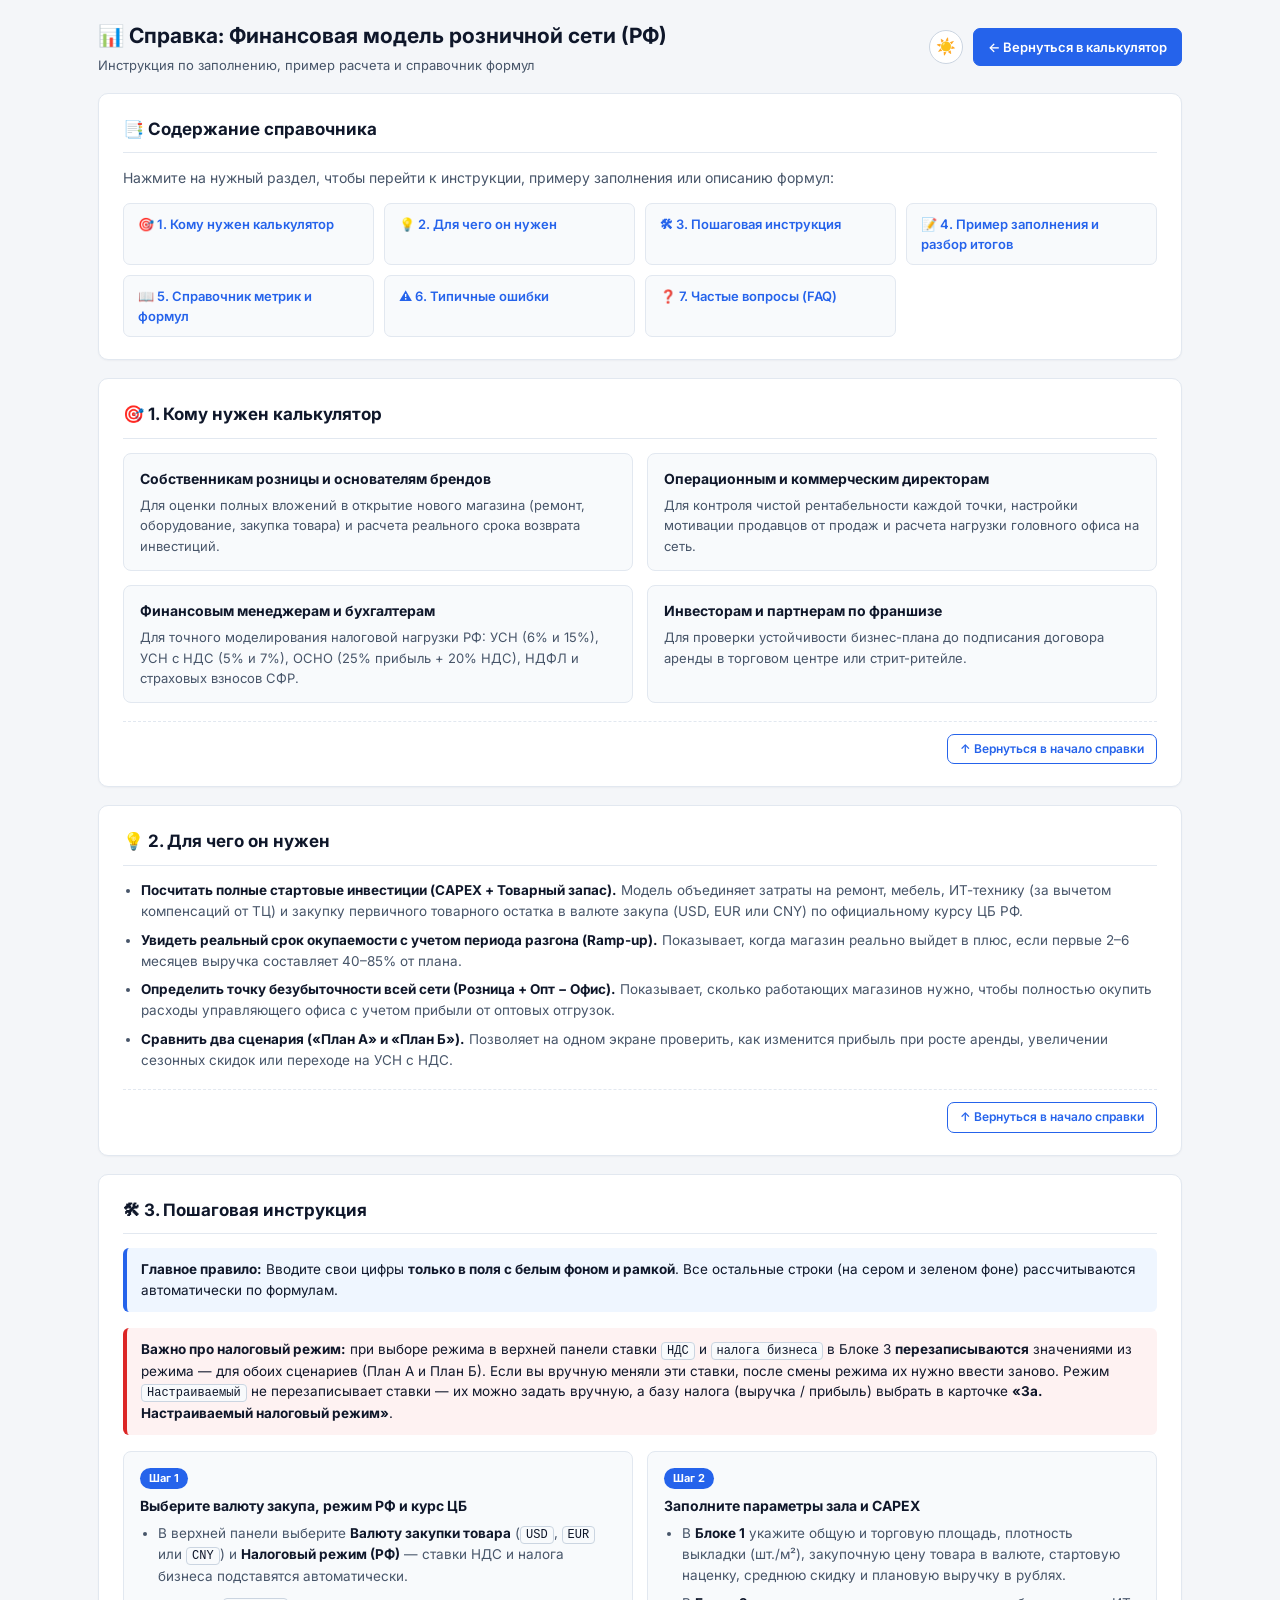
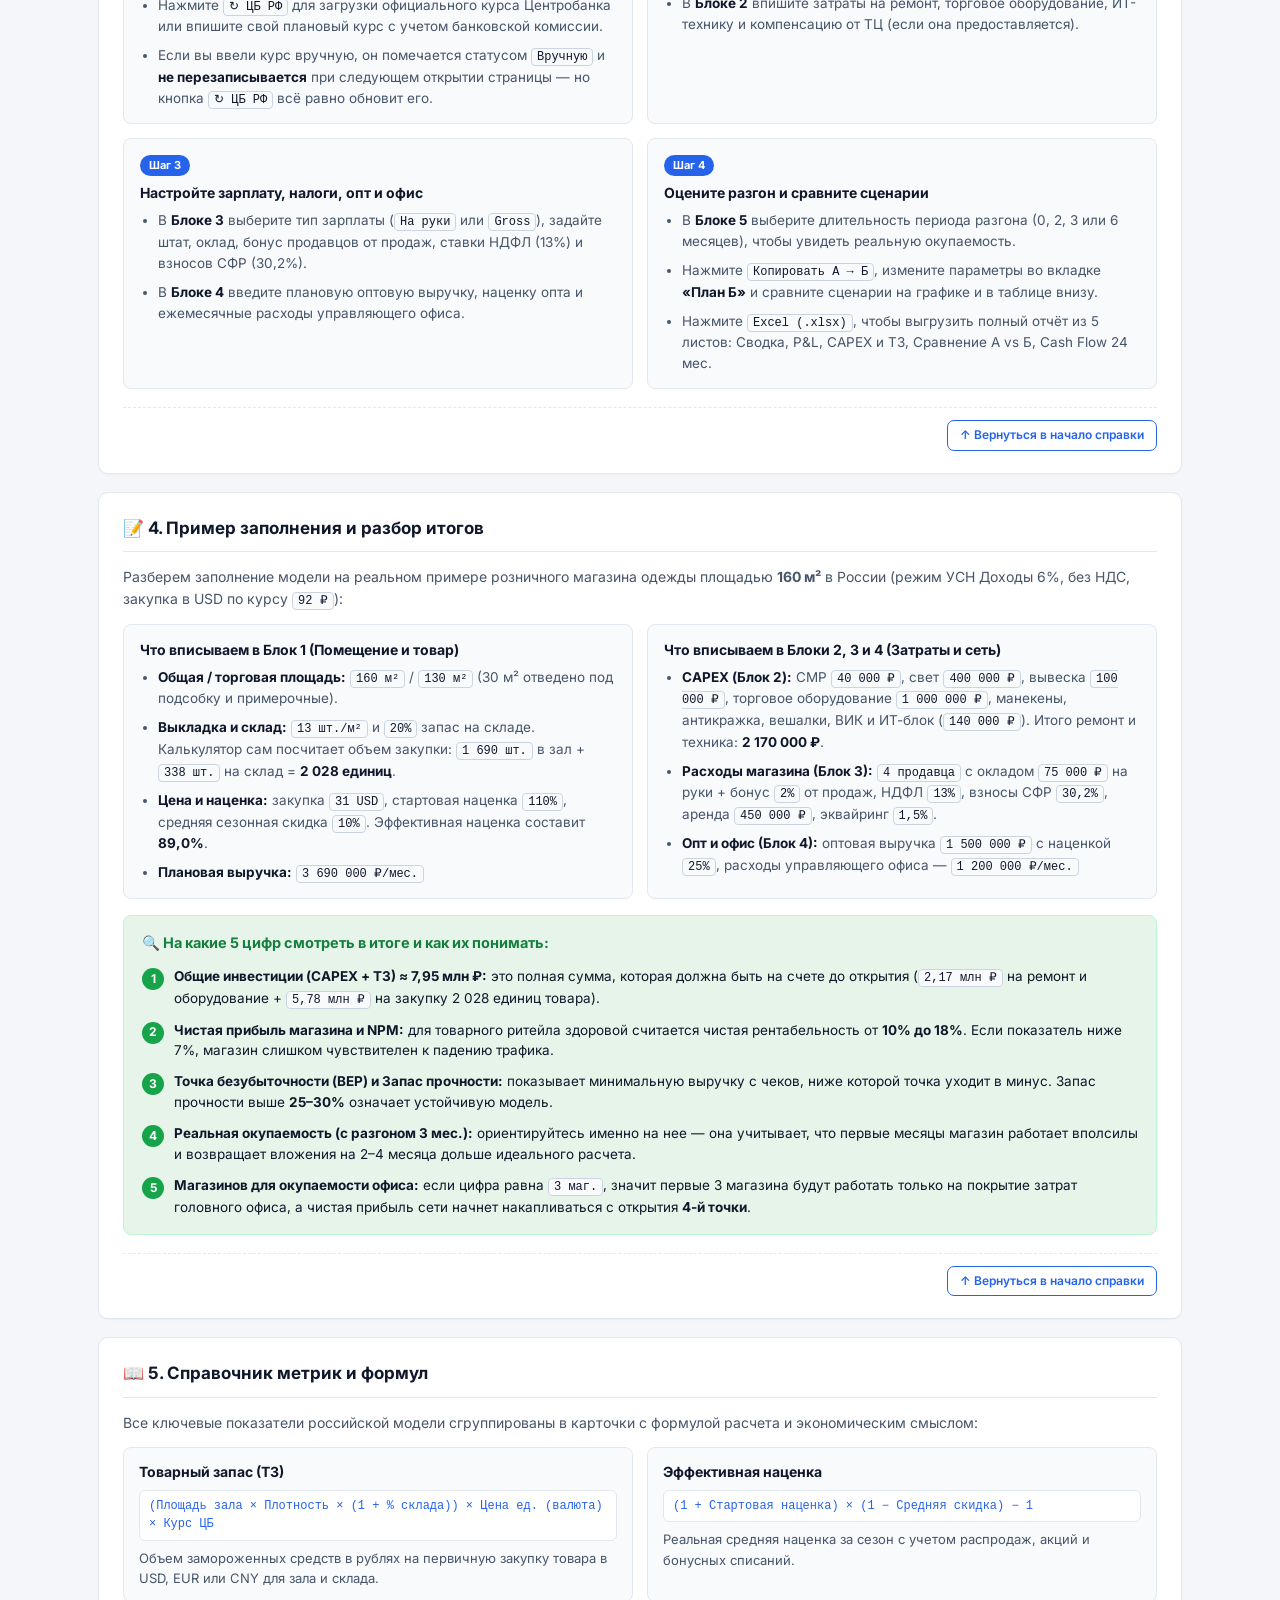
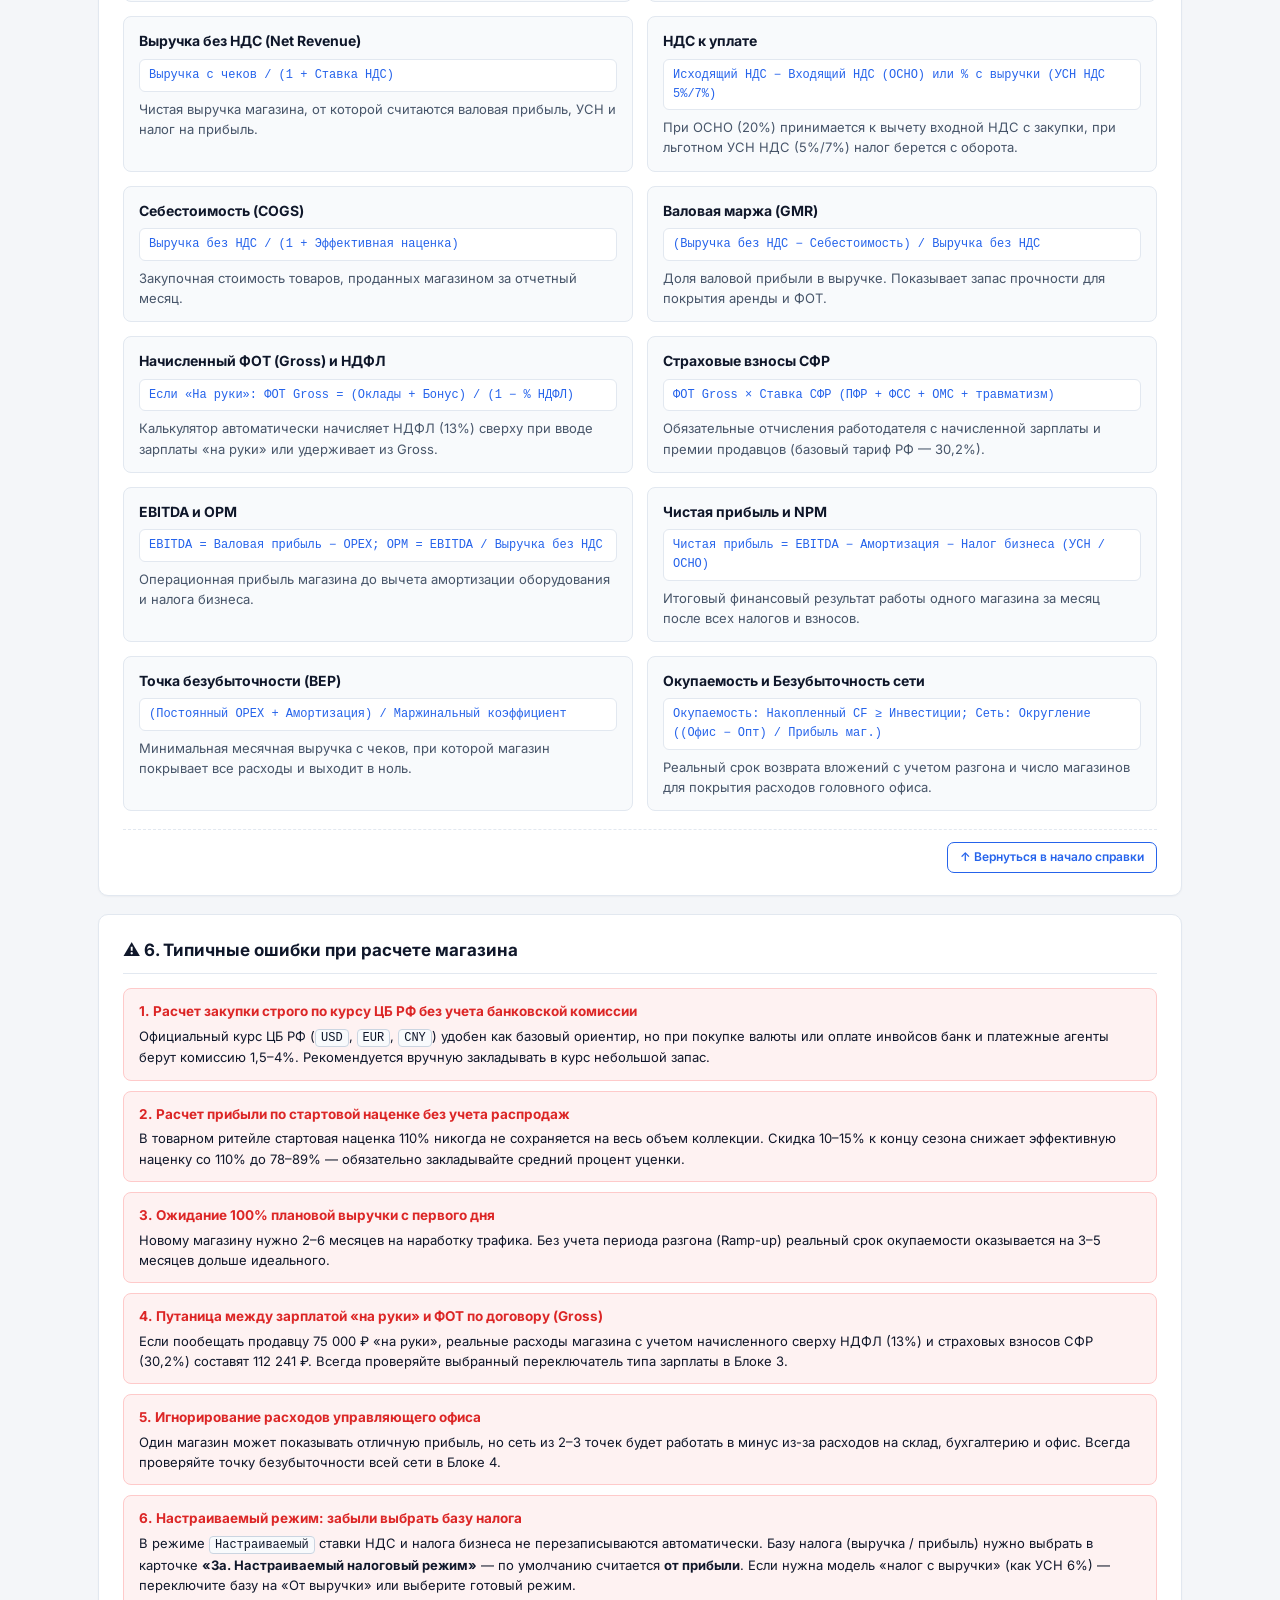
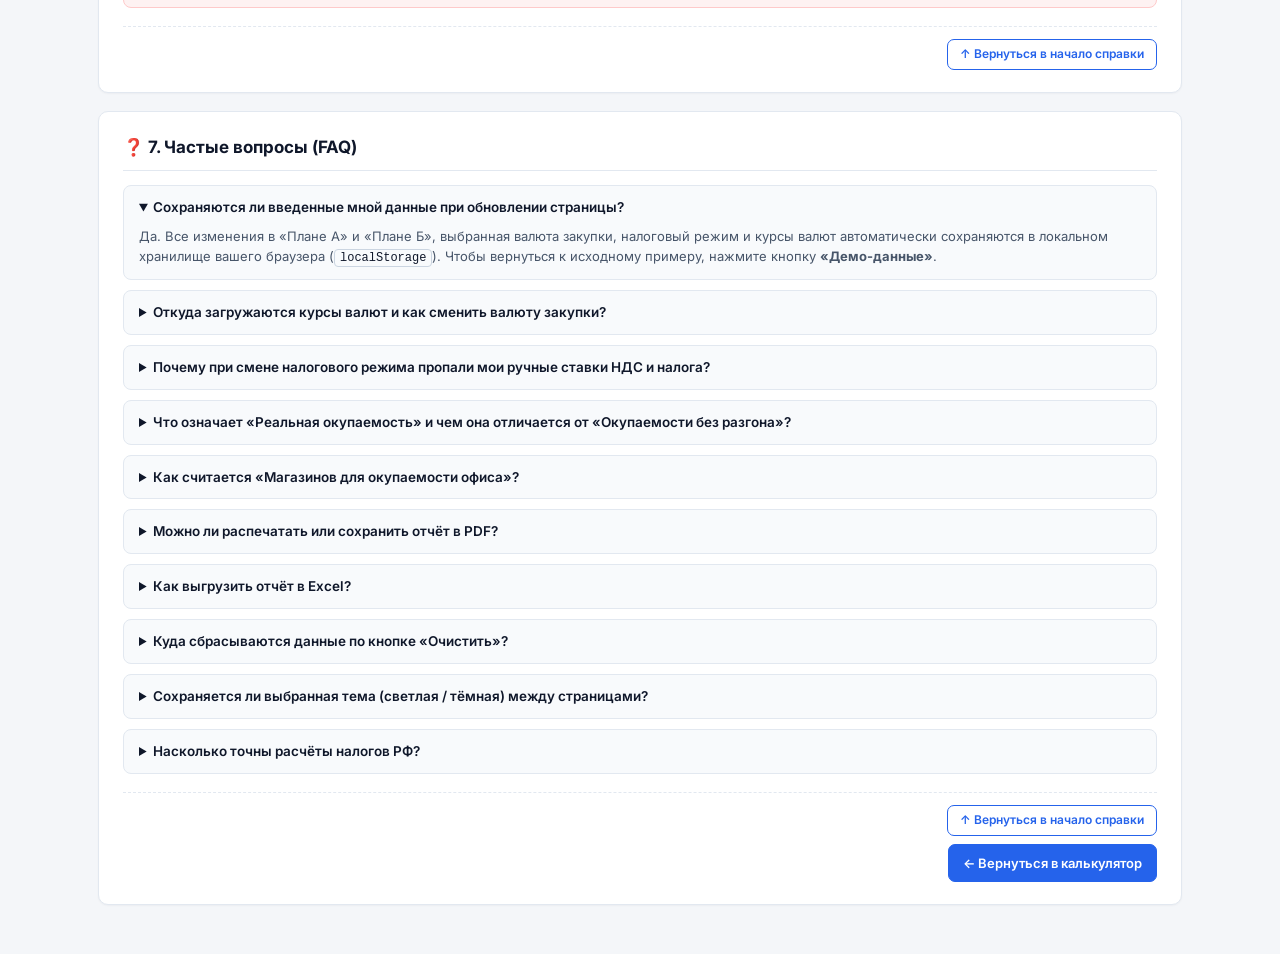
<file: help.html>
<!DOCTYPE html>
<html lang="ru">
<head>
  <meta charset="UTF-8" />
  <meta name="viewport" content="width=device-width, initial-scale=1.0" />
  <meta name="description" content="Справка по финансовой модели розничной сети РФ: инструкция, пример заполнения, справочник формул, типичные ошибки и FAQ." />
  <title>Справка — Финансовая модель розничной сети (РФ)</title>
  <link rel="preconnect" href="https://fonts.googleapis.com" />
  <link rel="preconnect" href="https://fonts.gstatic.com" crossorigin />
  <link href="https://fonts.googleapis.com/css2?family=Inter:wght@400;500;600;700&display=swap" rel="stylesheet" />
  <!-- Применяем сохранённую тему до отрисовки, чтобы не было «мигания» -->
  <script>
    (function () {
      try {
        var t = localStorage.getItem('retail_finmodel_theme');
        if (t === 'light' || t === 'dark') {
          document.documentElement.setAttribute('data-theme', t);
        }
      } catch (e) {}
    })();
  </script>
  <style>
    /* ---------- Светлая тема (по умолчанию) ---------- */
    :root,
    [data-theme="light"] {
      color-scheme: light;

      --bg-page: #f4f6f9;
      --bg-card: #ffffff;
      --bg-subtle: #f8fafc;
      --bg-elevated: #ffffff;
      --border: #e2e8f0;
      --border-input: #cbd5e1;

      --text-main: #0f172a;
      --text-sec: #475569;
      --text-muted: #64748b;

      --primary: #2563eb;
      --primary-hover: #1d4ed8;
      --primary-bg: #eff6ff;

      --green-bg: #e6f4ea;
      --green-border: #bbf7d0;
      --green-text: #15803d;
      --green-btn: #16a34a;
      --green-btn-hover: #15803d;

      --danger-bg: #fef2f2;
      --danger-border: #fecaca;
      --danger-text: #dc2626;

      --radius: 10px;
      --shadow-sm: 0 1px 2px rgba(15, 23, 42, 0.04);
      --shadow-md: 0 4px 12px rgba(15, 23, 42, 0.06);

      --scrollbar-track: #f1f5f9;
      --scrollbar-thumb: #cbd5e1;
      --scrollbar-thumb-hover: #94a3b8;
    }

    /* ---------- Тёмная тема ---------- */
    [data-theme="dark"] {
      color-scheme: dark;

      --bg-page: #0b1220;
      --bg-card: #121a2b;
      --bg-subtle: #0f1728;
      --bg-elevated: #16203a;
      --border: #243049;
      --border-input: #33415c;

      --text-main: #e8edf7;
      --text-sec: #a9b4c8;
      --text-muted: #7b879c;

      --primary: #5b8cff;
      --primary-hover: #79a1ff;
      --primary-bg: #1a2745;

      --green-bg: #0f2a1d;
      --green-border: #1d4d33;
      --green-text: #4ade80;
      --green-btn: #22c55e;
      --green-btn-hover: #16a34a;

      --danger-bg: #2a1216;
      --danger-border: #4a1d24;
      --danger-text: #f87171;

      --shadow-sm: 0 1px 2px rgba(0, 0, 0, 0.4);
      --shadow-md: 0 4px 16px rgba(0, 0, 0, 0.45);

      --scrollbar-track: #0b1220;
      --scrollbar-thumb: #2a3853;
      --scrollbar-thumb-hover: #3d4e6e;
    }

    /* ---------- Системная тема (если пользователь ещё не выбрал) ---------- */
    @media (prefers-color-scheme: dark) {
      :root:not([data-theme="light"]):not([data-theme="dark"]) {
        color-scheme: dark;

        --bg-page: #0b1220;
        --bg-card: #121a2b;
        --bg-subtle: #0f1728;
        --bg-elevated: #16203a;
        --border: #243049;
        --border-input: #33415c;

        --text-main: #e8edf7;
        --text-sec: #a9b4c8;
        --text-muted: #7b879c;

        --primary: #5b8cff;
        --primary-hover: #79a1ff;
        --primary-bg: #1a2745;

        --green-bg: #0f2a1d;
        --green-border: #1d4d33;
        --green-text: #4ade80;
        --green-btn: #22c55e;
        --green-btn-hover: #16a34a;

        --danger-bg: #2a1216;
        --danger-border: #4a1d24;
        --danger-text: #f87171;

        --shadow-sm: 0 1px 2px rgba(0, 0, 0, 0.4);
        --shadow-md: 0 4px 16px rgba(0, 0, 0, 0.45);

        --scrollbar-track: #0b1220;
        --scrollbar-thumb: #2a3853;
        --scrollbar-thumb-hover: #3d4e6e;
      }
    }

    /* ---------- База ---------- */
    * {
      box-sizing: border-box;
      margin: 0;
      padding: 0;
    }

    html {
      scroll-behavior: smooth;
    }

    @media (prefers-reduced-motion: reduce) {
      html {
        scroll-behavior: auto;
      }
      *,
      *::before,
      *::after {
        animation-duration: 0.001ms !important;
        animation-iteration-count: 1 !important;
        transition-duration: 0.001ms !important;
      }
      .back-to-top {
        transition: none !important;
      }
    }

    body {
      font-family: 'Inter', -apple-system, BlinkMacSystemFont, 'Segoe UI', Roboto, sans-serif;
      background: var(--bg-page);
      color: var(--text-main);
      font-size: 14px;
      line-height: 1.55;
      overflow-x: hidden;
      transition: background-color 0.2s ease, color 0.2s ease;
    }

    /* Скроллбар */
    * {
      scrollbar-color: var(--scrollbar-thumb) var(--scrollbar-track);
      scrollbar-width: thin;
    }
    *::-webkit-scrollbar {
      width: 10px;
      height: 10px;
    }
    *::-webkit-scrollbar-track {
      background: var(--scrollbar-track);
    }
    *::-webkit-scrollbar-thumb {
      background: var(--scrollbar-thumb);
      border-radius: 6px;
    }
    *::-webkit-scrollbar-thumb:hover {
      background: var(--scrollbar-thumb-hover);
    }

    .help-wrapper {
      max-width: 1120px;
      margin: 0 auto;
      padding: 20px 18px 48px;
    }

    /* ---------- Шапка ---------- */
    .help-header {
      display: flex;
      flex-wrap: wrap;
      align-items: center;
      justify-content: space-between;
      gap: 14px;
      margin-bottom: 18px;
    }

    .help-header-title h1 {
      font-size: 21px;
      font-weight: 700;
      color: var(--text-main);
    }

    .help-header-title p {
      font-size: 13px;
      color: var(--text-sec);
      margin-top: 2px;
    }

    .help-header-actions {
      margin-left: auto;
      display: flex;
      align-items: center;
      gap: 10px;
      flex-wrap: wrap;
    }

    /* Кнопка переключения темы */
    .theme-toggle {
      display: inline-flex;
      align-items: center;
      justify-content: center;
      width: 34px;
      height: 34px;
      border-radius: 50%;
      border: 1px solid var(--border-input);
      background: var(--bg-card);
      color: var(--text-main);
      font-size: 16px;
      line-height: 1;
      cursor: pointer;
      transition: background 0.15s ease, border-color 0.15s ease, transform 0.15s ease;
      flex-shrink: 0;
    }
    .theme-toggle:hover {
      background: var(--bg-subtle);
      border-color: var(--primary);
      transform: translateY(-1px);
    }
    .theme-toggle:focus-visible {
      outline: 2px solid var(--primary);
      outline-offset: 2px;
    }
    .theme-toggle .icon-moon { display: none; }
    [data-theme="dark"] .theme-toggle .icon-sun { display: none; }
    [data-theme="dark"] .theme-toggle .icon-moon { display: inline; }
    @media (prefers-color-scheme: dark) {
      :root:not([data-theme="light"]) .theme-toggle .icon-sun { display: none; }
      :root:not([data-theme="light"]) .theme-toggle .icon-moon { display: inline; }
    }

    /* ---------- Кнопки ---------- */
    .btn {
      display: inline-flex;
      align-items: center;
      justify-content: center;
      gap: 6px;
      padding: 8px 14px;
      font-size: 13px;
      font-weight: 600;
      border-radius: 7px;
      text-decoration: none;
      cursor: pointer;
      transition: all 0.15s ease;
      font-family: inherit;
    }
    .btn:focus-visible {
      outline: 2px solid var(--primary);
      outline-offset: 2px;
    }

    .btn-primary {
      background: var(--primary);
      color: #ffffff;
      border: 1px solid var(--primary);
    }
    .btn-primary:hover {
      background: var(--primary-hover);
    }

    .btn-outline-sm {
      background: var(--bg-card);
      color: var(--primary);
      border: 1px solid var(--primary);
      padding: 5px 12px;
      font-size: 12px;
    }
    .btn-outline-sm:hover {
      background: var(--primary-bg);
    }

    /* ---------- Карточки разделов ---------- */
    .section-card {
      background: var(--bg-card);
      border: 1px solid var(--border);
      border-radius: var(--radius);
      padding: 22px 24px;
      margin-bottom: 18px;
      box-shadow: var(--shadow-sm);
      scroll-margin-top: 16px;
      transition: background-color 0.2s ease, border-color 0.2s ease;
    }

    .section-card h2 {
      font-size: 17px;
      font-weight: 700;
      color: var(--text-main);
      padding-bottom: 10px;
      margin-bottom: 14px;
      border-bottom: 1px solid var(--border);
    }

    .lead-text {
      color: var(--text-sec);
      margin-bottom: 14px;
    }

    .section-right-footer {
      display: flex;
      justify-content: flex-end;
      width: 100%;
      margin-top: 18px;
      padding-top: 12px;
      border-top: 1px dashed var(--border);
    }

    .page-right-footer {
      display: flex;
      justify-content: flex-end;
      width: 100%;
      margin-top: 8px;
    }

    /* ---------- Содержание ---------- */
    .toc-grid {
      display: grid;
      grid-template-columns: repeat(auto-fit, minmax(230px, 1fr));
      gap: 10px;
    }

    .toc-item {
      display: block;
      padding: 10px 14px;
      background: var(--bg-subtle);
      border: 1px solid var(--border);
      border-radius: 7px;
      color: var(--primary);
      font-weight: 600;
      font-size: 13px;
      text-decoration: none;
      transition: 0.15s;
    }

    .toc-item:hover {
      background: var(--primary-bg);
      border-color: var(--primary);
    }

    /* ---------- Сетка и блоки ---------- */
    .grid-2 {
      display: grid;
      grid-template-columns: repeat(2, minmax(0, 1fr));
      gap: 14px;
    }

    .sub-box {
      background: var(--bg-subtle);
      border: 1px solid var(--border);
      border-radius: 8px;
      padding: 14px 16px;
    }

    .sub-box h3 {
      font-size: 14px;
      font-weight: 700;
      margin-bottom: 6px;
      color: var(--text-main);
    }

    .sub-box p {
      font-size: 13px;
      color: var(--text-sec);
    }

    .clean-list {
      padding-left: 18px;
      display: flex;
      flex-direction: column;
      gap: 8px;
      color: var(--text-sec);
      font-size: 13.5px;
    }

    .clean-list strong {
      color: var(--text-main);
    }

    code {
      font-family: ui-monospace, SFMono-Regular, Menlo, Monaco, Consolas, monospace;
      font-size: 12px;
      background: var(--bg-subtle);
      border: 1px solid var(--border-input);
      padding: 1px 5px;
      border-radius: 4px;
      color: var(--text-main);
    }

    .callout-info {
      background: var(--primary-bg);
      border-left: 4px solid var(--primary);
      padding: 11px 14px;
      border-radius: 6px;
      margin-bottom: 16px;
      font-size: 13.5px;
      color: var(--text-main);
    }

    .callout-warn {
      background: var(--danger-bg);
      border-left: 4px solid var(--danger-text);
      padding: 11px 14px;
      border-radius: 6px;
      margin-bottom: 16px;
      font-size: 13.5px;
      color: var(--text-main);
    }

    .step-badge {
      display: inline-block;
      background: var(--primary);
      color: #ffffff;
      font-size: 11px;
      font-weight: 700;
      padding: 2px 9px;
      border-radius: 12px;
      margin-bottom: 6px;
    }

    /* ---------- Итоговый блок ---------- */
    .result-summary {
      margin-top: 16px;
      background: var(--green-bg);
      border: 1px solid var(--green-border);
      border-radius: 8px;
      padding: 16px 18px;
    }

    .result-summary h3 {
      font-size: 14.5px;
      font-weight: 700;
      color: var(--green-text);
      margin-bottom: 12px;
    }

    .result-row {
      display: flex;
      align-items: flex-start;
      gap: 10px;
      margin-bottom: 10px;
      font-size: 13.5px;
    }
    .result-row:last-child {
      margin-bottom: 0;
    }

    .num-circle {
      flex-shrink: 0;
      width: 22px;
      height: 22px;
      border-radius: 50%;
      background: var(--green-btn);
      color: #ffffff;
      font-size: 12px;
      font-weight: 700;
      display: flex;
      align-items: center;
      justify-content: center;
      margin-top: 2px;
    }

    /* ---------- Карточки метрик ---------- */
    .metric-card {
      background: var(--bg-subtle);
      border: 1px solid var(--border);
      border-radius: 8px;
      padding: 13px 15px;
      display: flex;
      flex-direction: column;
      gap: 7px;
    }

    .metric-name {
      font-size: 14px;
      font-weight: 700;
      color: var(--text-main);
    }

    .metric-formula {
      font-family: ui-monospace, SFMono-Regular, Menlo, Monaco, Consolas, monospace;
      font-size: 12px;
      background: var(--bg-card);
      border: 1px solid var(--border);
      color: var(--primary);
      padding: 6px 9px;
      border-radius: 6px;
      overflow-wrap: anywhere;
      word-break: break-word;
    }

    .metric-meaning {
      font-size: 13px;
      color: var(--text-sec);
    }

    /* ---------- Ошибки ---------- */
    .mistake-card {
      background: var(--danger-bg);
      border: 1px solid var(--danger-border);
      border-radius: 8px;
      padding: 12px 15px;
      margin-bottom: 10px;
    }
    .mistake-card:last-child {
      margin-bottom: 0;
    }
    .mistake-card h4 {
      font-size: 13.5px;
      font-weight: 700;
      color: var(--danger-text);
      margin-bottom: 4px;
    }
    .mistake-card p {
      font-size: 13px;
      color: var(--text-main);
    }

    /* ---------- FAQ ---------- */
    .faq-box {
      background: var(--bg-subtle);
      border: 1px solid var(--border);
      border-radius: 8px;
      padding: 11px 15px;
      margin-bottom: 10px;
    }
    .faq-box:last-child {
      margin-bottom: 0;
    }
    .faq-box summary {
      font-weight: 600;
      font-size: 13.5px;
      cursor: pointer;
      color: var(--text-main);
    }
    .faq-box summary:focus-visible {
      outline: 2px solid var(--primary);
      outline-offset: 2px;
      border-radius: 4px;
    }
    .faq-box p {
      margin-top: 8px;
      font-size: 13px;
      color: var(--text-sec);
    }

    /* ---------- Плавающая кнопка «наверх» ---------- */
    .back-to-top {
      position: fixed;
      right: 18px;
      bottom: 18px;
      width: 42px;
      height: 42px;
      border-radius: 50%;
      background: var(--primary);
      color: #ffffff;
      border: none;
      font-size: 20px;
      line-height: 1;
      cursor: pointer;
      box-shadow: var(--shadow-md);
      display: none;
      align-items: center;
      justify-content: center;
      z-index: 100;
      transition: background 0.15s ease, transform 0.15s ease;
    }
    .back-to-top:hover {
      background: var(--primary-hover);
      transform: translateY(-1px);
    }
    .back-to-top:focus-visible {
      outline: 2px solid var(--primary);
      outline-offset: 3px;
    }
    .back-to-top.visible {
      display: flex;
    }

    /* ---------- Адаптивность ---------- */
    @media (max-width: 760px) {
      .grid-2 {
        grid-template-columns: 1fr;
      }
      .section-card {
        padding: 16px;
      }
      .help-header-actions {
        width: 100%;
        justify-content: space-between;
      }
      .back-to-top {
        right: 12px;
        bottom: 12px;
        width: 38px;
        height: 38px;
      }
    }

    /* ---------- Печать ---------- */
    @media print {
      :root,
      [data-theme="light"],
      [data-theme="dark"] {
        color-scheme: light;

        --bg-page: #ffffff;
        --bg-card: #ffffff;
        --bg-subtle: #ffffff;
        --border: #d1d5db;
        --border-input: #d1d5db;
        --text-main: #000000;
        --text-sec: #333333;
        --text-muted: #555555;
        --primary: #1d4ed8;
        --primary-hover: #1d4ed8;
        --primary-bg: #ffffff;
        --green-bg: #f0fdf4;
        --green-border: #bbf7d0;
        --green-text: #15803d;
        --green-btn: #15803d;
        --danger-bg: #fef2f2;
        --danger-border: #fecaca;
        --danger-text: #b91c1c;
        --shadow-sm: none;
        --shadow-md: none;
      }

      body {
        background: #ffffff;
        color: #000000;
        font-size: 12px;
      }

      .help-header-actions,
      .theme-toggle,
      .back-to-top,
      .section-right-footer,
      .page-right-footer {
        display: none !important;
      }

      .help-wrapper {
        padding: 0;
      }

      .section-card {
        box-shadow: none;
        border: 1px solid #d1d5db;
        break-inside: avoid;
        page-break-inside: avoid;
      }

      .callout-info,
      .callout-warn,
      .result-summary,
      .mistake-card,
      .faq-box,
      .sub-box,
      .metric-card {
        border: 1px solid #d1d5db !important;
        background: transparent !important;
      }

      .metric-formula,
      code {
        background: transparent !important;
        border: 1px solid #d1d5db !important;
        color: #000000 !important;
      }

      a[href]::after {
        content: "";
      }
    }
  </style>
</head>
<body>
  <div class="help-wrapper" id="top">
    <!-- Шапка -->
    <header class="help-header">
      <div class="help-header-title">
        <h1>📊 Справка: Финансовая модель розничной сети (РФ)</h1>
        <p>Инструкция по заполнению, пример расчета и справочник формул</p>
      </div>
      <div class="help-header-actions">
        <button type="button" id="themeToggleBtn" class="theme-toggle" title="Переключить тему" aria-label="Переключить светлую/тёмную тему">
          <span class="icon-sun" aria-hidden="true">☀️</span>
          <span class="icon-moon" aria-hidden="true">🌙</span>
        </button>
        <a href="index.html" class="btn btn-primary">← Вернуться в калькулятор</a>
      </div>
    </header>

    <!-- Содержание -->
    <section class="section-card" id="toc">
      <h2>📑 Содержание справочника</h2>
      <p class="lead-text">Нажмите на нужный раздел, чтобы перейти к инструкции, примеру заполнения или описанию формул:</p>
      <div class="toc-grid">
        <a href="#sec-who" class="toc-item">🎯 1. Кому нужен калькулятор</a>
        <a href="#sec-why" class="toc-item">💡 2. Для чего он нужен</a>
        <a href="#sec-how" class="toc-item">🛠 3. Пошаговая инструкция</a>
        <a href="#sec-example" class="toc-item">📝 4. Пример заполнения и разбор итогов</a>
        <a href="#sec-metrics" class="toc-item">📖 5. Справочник метрик и формул</a>
        <a href="#sec-mistakes" class="toc-item">⚠️ 6. Типичные ошибки</a>
        <a href="#sec-faq" class="toc-item">❓ 7. Частые вопросы (FAQ)</a>
      </div>
    </section>

    <!-- Раздел 1 -->
    <section class="section-card" id="sec-who">
      <h2>🎯 1. Кому нужен калькулятор</h2>
      <div class="grid-2">
        <div class="sub-box">
          <h3>Собственникам розницы и основателям брендов</h3>
          <p>Для оценки полных вложений в открытие нового магазина (ремонт, оборудование, закупка товара) и расчета реального срока возврата инвестиций.</p>
        </div>
        <div class="sub-box">
          <h3>Операционным и коммерческим директорам</h3>
          <p>Для контроля чистой рентабельности каждой точки, настройки мотивации продавцов от продаж и расчета нагрузки головного офиса на сеть.</p>
        </div>
        <div class="sub-box">
          <h3>Финансовым менеджерам и бухгалтерам</h3>
          <p>Для точного моделирования налоговой нагрузки РФ: УСН (6% и 15%), УСН с НДС (5% и 7%), ОСНО (25% прибыль + 20% НДС), НДФЛ и страховых взносов СФР.</p>
        </div>
        <div class="sub-box">
          <h3>Инвесторам и партнерам по франшизе</h3>
          <p>Для проверки устойчивости бизнес-плана до подписания договора аренды в торговом центре или стрит-ритейле.</p>
        </div>
      </div>
      <div class="section-right-footer">
        <a href="#top" class="btn btn-outline-sm">↑ Вернуться в начало справки</a>
      </div>
    </section>

    <!-- Раздел 2 -->
    <section class="section-card" id="sec-why">
      <h2>💡 2. Для чего он нужен</h2>
      <ul class="clean-list">
        <li><strong>Посчитать полные стартовые инвестиции (CAPEX + Товарный запас).</strong> Модель объединяет затраты на ремонт, мебель, ИТ-технику (за вычетом компенсаций от ТЦ) и закупку первичного товарного остатка в валюте закупа (USD, EUR или CNY) по официальному курсу ЦБ РФ.</li>
        <li><strong>Увидеть реальный срок окупаемости с учетом периода разгона (Ramp-up).</strong> Показывает, когда магазин реально выйдет в плюс, если первые 2–6 месяцев выручка составляет 40–85% от плана.</li>
        <li><strong>Определить точку безубыточности всей сети (Розница + Опт − Офис).</strong> Показывает, сколько работающих магазинов нужно, чтобы полностью окупить расходы управляющего офиса с учетом прибыли от оптовых отгрузок.</li>
        <li><strong>Сравнить два сценария («План А» и «План Б»).</strong> Позволяет на одном экране проверить, как изменится прибыль при росте аренды, увеличении сезонных скидок или переходе на УСН с НДС.</li>
      </ul>
      <div class="section-right-footer">
        <a href="#top" class="btn btn-outline-sm">↑ Вернуться в начало справки</a>
      </div>
    </section>

    <!-- Раздел 3 -->
    <section class="section-card" id="sec-how">
      <h2>🛠 3. Пошаговая инструкция</h2>
      <div class="callout-info">
        <strong>Главное правило:</strong> Вводите свои цифры <strong>только в поля с белым фоном и рамкой</strong>. Все остальные строки (на сером и зеленом фоне) рассчитываются автоматически по формулам.
      </div>

      <div class="callout-warn">
        <strong>Важно про налоговый режим:</strong> при выборе режима в верхней панели ставки <code>НДС</code> и <code>налога бизнеса</code> в Блоке 3 <strong>перезаписываются</strong> значениями из режима — для обоих сценариев (План А и План Б). Если вы вручную меняли эти ставки, после смены режима их нужно ввести заново. Режим <code>Настраиваемый</code> не перезаписывает ставки — их можно задать вручную, а базу налога (выручка / прибыль) выбрать в карточке <strong>«3a. Настраиваемый налоговый режим»</strong>.
      </div>

      <div class="grid-2">
        <div class="sub-box">
          <span class="step-badge">Шаг 1</span>
          <h3>Выберите валюту закупа, режим РФ и курс ЦБ</h3>
          <ul class="clean-list">
            <li>В верхней панели выберите <strong>Валюту закупки товара</strong> (<code>USD</code>, <code>EUR</code> или <code>CNY</code>) и <strong>Налоговый режим (РФ)</strong> — ставки НДС и налога бизнеса подставятся автоматически.</li>
            <li>Нажмите <code>↻ ЦБ РФ</code> для загрузки официального курса Центробанка или впишите свой плановый курс с учетом банковской комиссии.</li>
            <li>Если вы ввели курс вручную, он помечается статусом <code>Вручную</code> и <strong>не перезаписывается</strong> при следующем открытии страницы — но кнопка <code>↻ ЦБ РФ</code> всё равно обновит его.</li>
          </ul>
        </div>

        <div class="sub-box">
          <span class="step-badge">Шаг 2</span>
          <h3>Заполните параметры зала и CAPEX</h3>
          <ul class="clean-list">
            <li>В <strong>Блоке 1</strong> укажите общую и торговую площадь, плотность выкладки (шт./м²), закупочную цену товара в валюте, стартовую наценку, среднюю скидку и плановую выручку в рублях.</li>
            <li>В <strong>Блоке 2</strong> впишите затраты на ремонт, торговое оборудование, ИТ-технику и компенсацию от ТЦ (если она предоставляется).</li>
          </ul>
        </div>

        <div class="sub-box">
          <span class="step-badge">Шаг 3</span>
          <h3>Настройте зарплату, налоги, опт и офис</h3>
          <ul class="clean-list">
            <li>В <strong>Блоке 3</strong> выберите тип зарплаты (<code>На руки</code> или <code>Gross</code>), задайте штат, оклад, бонус продавцов от продаж, ставки НДФЛ (13%) и взносов СФР (30,2%).</li>
            <li>В <strong>Блоке 4</strong> введите плановую оптовую выручку, наценку опта и ежемесячные расходы управляющего офиса.</li>
          </ul>
        </div>

        <div class="sub-box">
          <span class="step-badge">Шаг 4</span>
          <h3>Оцените разгон и сравните сценарии</h3>
          <ul class="clean-list">
            <li>В <strong>Блоке 5</strong> выберите длительность периода разгона (0, 2, 3 или 6 месяцев), чтобы увидеть реальную окупаемость.</li>
            <li>Нажмите <code>Копировать А → Б</code>, измените параметры во вкладке <strong>«План Б»</strong> и сравните сценарии на графике и в таблице внизу.</li>
            <li>Нажмите <code>Excel (.xlsx)</code>, чтобы выгрузить полный отчёт из 5 листов: Сводка, P&amp;L, CAPEX и ТЗ, Сравнение А vs Б, Cash Flow 24 мес.</li>
          </ul>
        </div>
      </div>

      <div class="section-right-footer">
        <a href="#top" class="btn btn-outline-sm">↑ Вернуться в начало справки</a>
      </div>
    </section>

    <!-- Раздел 4 -->
    <section class="section-card" id="sec-example">
      <h2>📝 4. Пример заполнения и разбор итогов</h2>
      <p class="lead-text">Разберем заполнение модели на реальном примере розничного магазина одежды площадью <strong>160 м²</strong> в России (режим УСН Доходы 6%, без НДС, закупка в USD по курсу <code>92 ₽</code>):</p>

      <div class="grid-2">
        <div class="sub-box">
          <h3>Что вписываем в Блок 1 (Помещение и товар)</h3>
          <ul class="clean-list">
            <li><strong>Общая / торговая площадь:</strong> <code>160 м²</code> / <code>130 м²</code> (30 м² отведено под подсобку и примерочные).</li>
            <li><strong>Выкладка и склад:</strong> <code>13 шт./м²</code> и <code>20%</code> запас на складе. Калькулятор сам посчитает объем закупки: <code>1 690 шт.</code> в зал + <code>338 шт.</code> на склад = <strong>2 028 единиц</strong>.</li>
            <li><strong>Цена и наценка:</strong> закупка <code>31 USD</code>, стартовая наценка <code>110%</code>, средняя сезонная скидка <code>10%</code>. Эффективная наценка составит <strong>89,0%</strong>.</li>
            <li><strong>Плановая выручка:</strong> <code>3 690 000 ₽/мес.</code></li>
          </ul>
        </div>

        <div class="sub-box">
          <h3>Что вписываем в Блоки 2, 3 и 4 (Затраты и сеть)</h3>
          <ul class="clean-list">
            <li><strong>CAPEX (Блок 2):</strong> СМР <code>40 000 ₽</code>, свет <code>400 000 ₽</code>, вывеска <code>100 000 ₽</code>, торговое оборудование <code>1 000 000 ₽</code>, манекены, антикражка, вешалки, ВИК и ИТ-блок (<code>140 000 ₽</code>). Итого ремонт и техника: <strong>2 170 000 ₽</strong>.</li>
            <li><strong>Расходы магазина (Блок 3):</strong> <code>4 продавца</code> с окладом <code>75 000 ₽</code> на руки + бонус <code>2%</code> от продаж, НДФЛ <code>13%</code>, взносы СФР <code>30,2%</code>, аренда <code>450 000 ₽</code>, эквайринг <code>1,5%</code>.</li>
            <li><strong>Опт и офис (Блок 4):</strong> оптовая выручка <code>1 500 000 ₽</code> с наценкой <code>25%</code>, расходы управляющего офиса — <code>1 200 000 ₽/мес.</code></li>
          </ul>
        </div>
      </div>

      <div class="result-summary">
        <h3>🔍 На какие 5 цифр смотреть в итоге и как их понимать:</h3>
        <div class="result-row">
          <span class="num-circle">1</span>
          <div>
            <strong>Общие инвестиции (CAPEX + ТЗ) ≈ 7,95 млн ₽:</strong> это полная сумма, которая должна быть на счете до открытия (<code>2,17 млн ₽</code> на ремонт и оборудование + <code>5,78 млн ₽</code> на закупку 2 028 единиц товара).
          </div>
        </div>
        <div class="result-row">
          <span class="num-circle">2</span>
          <div>
            <strong>Чистая прибыль магазина и NPM:</strong> для товарного ритейла здоровой считается чистая рентабельность от <strong>10% до 18%</strong>. Если показатель ниже 7%, магазин слишком чувствителен к падению трафика.
          </div>
        </div>
        <div class="result-row">
          <span class="num-circle">3</span>
          <div>
            <strong>Точка безубыточности (BEP) и Запас прочности:</strong> показывает минимальную выручку с чеков, ниже которой точка уходит в минус. Запас прочности выше <strong>25–30%</strong> означает устойчивую модель.
          </div>
        </div>
        <div class="result-row">
          <span class="num-circle">4</span>
          <div>
            <strong>Реальная окупаемость (с разгоном 3 мес.):</strong> ориентируйтесь именно на нее — она учитывает, что первые месяцы магазин работает вполсилы и возвращает вложения на 2–4 месяца дольше идеального расчета.
          </div>
        </div>
        <div class="result-row">
          <span class="num-circle">5</span>
          <div>
            <strong>Магазинов для окупаемости офиса:</strong> если цифра равна <code>3 маг.</code>, значит первые 3 магазина будут работать только на покрытие затрат головного офиса, а чистая прибыль сети начнет накапливаться с открытия <strong>4-й точки</strong>.
          </div>
        </div>
      </div>

      <div class="section-right-footer">
        <a href="#top" class="btn btn-outline-sm">↑ Вернуться в начало справки</a>
      </div>
    </section>

    <!-- Раздел 5 -->
    <section class="section-card" id="sec-metrics">
      <h2>📖 5. Справочник метрик и формул</h2>
      <p class="lead-text">Все ключевые показатели российской модели сгруппированы в карточки с формулой расчета и экономическим смыслом:</p>

      <div class="grid-2">
        <div class="metric-card">
          <div class="metric-name">Товарный запас (ТЗ)</div>
          <div class="metric-formula">(Площадь зала × Плотность × (1 + % склада)) × Цена ед. (валюта) × Курс ЦБ</div>
          <div class="metric-meaning">Объем замороженных средств в рублях на первичную закупку товара в USD, EUR или CNY для зала и склада.</div>
        </div>

        <div class="metric-card">
          <div class="metric-name">Эффективная наценка</div>
          <div class="metric-formula">(1 + Стартовая наценка) × (1 − Средняя скидка) − 1</div>
          <div class="metric-meaning">Реальная средняя наценка за сезон с учетом распродаж, акций и бонусных списаний.</div>
        </div>

        <div class="metric-card">
          <div class="metric-name">Выручка без НДС (Net Revenue)</div>
          <div class="metric-formula">Выручка с чеков / (1 + Ставка НДС)</div>
          <div class="metric-meaning">Чистая выручка магазина, от которой считаются валовая прибыль, УСН и налог на прибыль.</div>
        </div>

        <div class="metric-card">
          <div class="metric-name">НДС к уплате</div>
          <div class="metric-formula">Исходящий НДС − Входящий НДС (ОСНО) или % с выручки (УСН НДС 5%/7%)</div>
          <div class="metric-meaning">При ОСНО (20%) принимается к вычету входной НДС с закупки, при льготном УСН НДС (5%/7%) налог берется с оборота.</div>
        </div>

        <div class="metric-card">
          <div class="metric-name">Себестоимость (COGS)</div>
          <div class="metric-formula">Выручка без НДС / (1 + Эффективная наценка)</div>
          <div class="metric-meaning">Закупочная стоимость товаров, проданных магазином за отчетный месяц.</div>
        </div>

        <div class="metric-card">
          <div class="metric-name">Валовая маржа (GMR)</div>
          <div class="metric-formula">(Выручка без НДС − Себестоимость) / Выручка без НДС</div>
          <div class="metric-meaning">Доля валовой прибыли в выручке. Показывает запас прочности для покрытия аренды и ФОТ.</div>
        </div>

        <div class="metric-card">
          <div class="metric-name">Начисленный ФОТ (Gross) и НДФЛ</div>
          <div class="metric-formula">Если «На руки»: ФОТ Gross = (Оклады + Бонус) / (1 − % НДФЛ)</div>
          <div class="metric-meaning">Калькулятор автоматически начисляет НДФЛ (13%) сверху при вводе зарплаты «на руки» или удерживает из Gross.</div>
        </div>

        <div class="metric-card">
          <div class="metric-name">Страховые взносы СФР</div>
          <div class="metric-formula">ФОТ Gross × Ставка СФР (ПФР + ФСС + ОМС + травматизм)</div>
          <div class="metric-meaning">Обязательные отчисления работодателя с начисленной зарплаты и премии продавцов (базовый тариф РФ — 30,2%).</div>
        </div>

        <div class="metric-card">
          <div class="metric-name">EBITDA и OPM</div>
          <div class="metric-formula">EBITDA = Валовая прибыль − OPEX; OPM = EBITDA / Выручка без НДС</div>
          <div class="metric-meaning">Операционная прибыль магазина до вычета амортизации оборудования и налога бизнеса.</div>
        </div>

        <div class="metric-card">
          <div class="metric-name">Чистая прибыль и NPM</div>
          <div class="metric-formula">Чистая прибыль = EBITDA − Амортизация − Налог бизнеса (УСН / ОСНО)</div>
          <div class="metric-meaning">Итоговый финансовый результат работы одного магазина за месяц после всех налогов и взносов.</div>
        </div>

        <div class="metric-card">
          <div class="metric-name">Точка безубыточности (BEP)</div>
          <div class="metric-formula">(Постоянный OPEX + Амортизация) / Маржинальный коэффициент</div>
          <div class="metric-meaning">Минимальная месячная выручка с чеков, при которой магазин покрывает все расходы и выходит в ноль.</div>
        </div>

        <div class="metric-card">
          <div class="metric-name">Окупаемость и Безубыточность сети</div>
          <div class="metric-formula">Окупаемость: Накопленный CF ≥ Инвестиции; Сеть: Округление ((Офис − Опт) / Прибыль маг.)</div>
          <div class="metric-meaning">Реальный срок возврата вложений с учетом разгона и число магазинов для покрытия расходов головного офиса.</div>
        </div>
      </div>

      <div class="section-right-footer">
        <a href="#top" class="btn btn-outline-sm">↑ Вернуться в начало справки</a>
      </div>
    </section>

    <!-- Раздел 6 -->
    <section class="section-card" id="sec-mistakes">
      <h2>⚠️ 6. Типичные ошибки при расчете магазина</h2>

      <div class="mistake-card">
        <h4>1. Расчет закупки строго по курсу ЦБ РФ без учета банковской комиссии</h4>
        <p>Официальный курс ЦБ РФ (<code>USD</code>, <code>EUR</code>, <code>CNY</code>) удобен как базовый ориентир, но при покупке валюты или оплате инвойсов банк и платежные агенты берут комиссию 1,5–4%. Рекомендуется вручную закладывать в курс небольшой запас.</p>
      </div>

      <div class="mistake-card">
        <h4>2. Расчет прибыли по стартовой наценке без учета распродаж</h4>
        <p>В товарном ритейле стартовая наценка 110% никогда не сохраняется на весь объем коллекции. Скидка 10–15% к концу сезона снижает эффективную наценку со 110% до 78–89% — обязательно закладывайте средний процент уценки.</p>
      </div>

      <div class="mistake-card">
        <h4>3. Ожидание 100% плановой выручки с первого дня</h4>
        <p>Новому магазину нужно 2–6 месяцев на наработку трафика. Без учета периода разгона (Ramp-up) реальный срок окупаемости оказывается на 3–5 месяцев дольше идеального.</p>
      </div>

      <div class="mistake-card">
        <h4>4. Путаница между зарплатой «на руки» и ФОТ по договору (Gross)</h4>
        <p>Если пообещать продавцу 75 000 ₽ «на руки», реальные расходы магазина с учетом начисленного сверху НДФЛ (13%) и страховых взносов СФР (30,2%) составят 112 241 ₽. Всегда проверяйте выбранный переключатель типа зарплаты в Блоке 3.</p>
      </div>

      <div class="mistake-card">
        <h4>5. Игнорирование расходов управляющего офиса</h4>
        <p>Один магазин может показывать отличную прибыль, но сеть из 2–3 точек будет работать в минус из-за расходов на склад, бухгалтерию и офис. Всегда проверяйте точку безубыточности всей сети в Блоке 4.</p>
      </div>

      <div class="mistake-card">
        <h4>6. Настраиваемый режим: забыли выбрать базу налога</h4>
        <p>В режиме <code>Настраиваемый</code> ставки НДС и налога бизнеса не перезаписываются автоматически. Базу налога (выручка / прибыль) нужно выбрать в карточке <strong>«3a. Настраиваемый налоговый режим»</strong> — по умолчанию считается <strong>от прибыли</strong>. Если нужна модель «налог с выручки» (как УСН 6%) — переключите базу на «От выручки» или выберите готовый режим.</p>
      </div>

      <div class="section-right-footer">
        <a href="#top" class="btn btn-outline-sm">↑ Вернуться в начало справки</a>
      </div>
    </section>

    <!-- Раздел 7 -->
    <section class="section-card" id="sec-faq">
      <h2>❓ 7. Частые вопросы (FAQ)</h2>

      <details class="faq-box" open>
        <summary>Сохраняются ли введенные мной данные при обновлении страницы?</summary>
        <p>Да. Все изменения в «Плане А» и «Плане Б», выбранная валюта закупки, налоговый режим и курсы валют автоматически сохраняются в локальном хранилище вашего браузера (<code>localStorage</code>). Чтобы вернуться к исходному примеру, нажмите кнопку <strong>«Демо-данные»</strong>.</p>
      </details>

      <details class="faq-box">
        <summary>Откуда загружаются курсы валют и как сменить валюту закупки?</summary>
        <p>При открытии страницы или нажатии кнопки <code>↻ ЦБ РФ</code> калькулятор запрашивает официальный JSON-фид Центробанка (<code>cbr-xml-daily.ru</code>) и подставляет курсы USD, EUR и CNY. Если вы ввели курс вручную, он помечается статусом <code>Вручную</code>. При следующем открытии страницы ручной курс <strong>не перезаписывается</strong> автоматически — но кнопка <code>↻ ЦБ РФ</code> всё равно обновит его по вашему явному нажатию. Смена валюты закупки пересчитывает закупочную цену единицы товара в обоих сценариях пропорционально изменению курса.</p>
      </details>

      <details class="faq-box">
        <summary>Почему при смене налогового режима пропали мои ручные ставки НДС и налога?</summary>
        <p>Это ожидаемое поведение: каждый готовый режим РФ (<code>УСН 6%</code>, <code>УСН 6% + НДС 5%</code>, <code>ОСНО 25% + НДС 20%</code> и т.д.) диктует свои ставки. При выборе режима калькулятор перезаписывает <code>НДС</code> и <code>налог бизнеса</code> в обоих сценариях значениями из режима. Если вам нужны нестандартные ставки — выберите режим <code>Настраиваемый</code> и задайте их вручную (базу налога выберите в карточке «3a»).</p>
      </details>

      <details class="faq-box">
        <summary>Что означает «Реальная окупаемость» и чем она отличается от «Окупаемости без разгона»?</summary>
        <p><strong>Окупаемость без разгона (ideal)</strong> — это простой расчёт: общие инвестиции делятся на среднемесячный денежный поток при 100% загрузке. <strong>Реальная окупаемость</strong> учитывает период разгона (Ramp-up): первые 2–6 месяцев магазин работает на 40–95% от плана, поэтому накопленный денежный поток выходит в ноль позже. Ориентируйтесь именно на реальную цифру.</p>
      </details>

      <details class="faq-box">
        <summary>Как считается «Магазинов для окупаемости офиса»?</summary>
        <p>Берётся требуемая прибыль от розницы (<code>расходы офиса − чистая прибыль опта</code>) и делится на чистую прибыль одного магазина, результат округляется вверх. Если опт уже покрывает офис — показатель будет <code>0</code>. Если магазин убыточен, а офис нужно покрывать — показывается <code>Не окупается</code>.</p>
      </details>

      <details class="faq-box">
        <summary>Можно ли распечатать или сохранить отчёт в PDF?</summary>
        <p>Да. Нажмите <strong>«Печать / PDF»</strong> в верхней панели калькулятора. В режиме печати скрываются панель управления, вкладки и подсказки, а все три нижние подвкладки (Сравнение, График, Cash Flow) выводятся подряд — так отчёт получается полным. Для сохранения в PDF выберите в диалоге печати «Сохранить как PDF».</p>
      </details>

      <details class="faq-box">
        <summary>Как выгрузить отчёт в Excel?</summary>
        <p>Нажмите <strong>«Excel (.xlsx)»</strong> в верхней панели — скачается файл из 5 листов: <strong>Сводка</strong> (ключевые KPI), <strong>P&amp;L магазина</strong> (полный отчёт о прибылях и убытках), <strong>CAPEX и ТЗ</strong> (детализация инвестиций и товарного запаса), <strong>Сравнение А vs Б</strong> (таблица с разницей), <strong>Cash Flow 24 мес.</strong> (помесячная динамика). Числовые ячейки отформатированы с разделителями тысяч и процентами. Если библиотека SheetJS недоступна (офлайн), скачается CSV с теми же данными.</p>
      </details>

      <details class="faq-box">
        <summary>Куда сбрасываются данные по кнопке «Очистить»?</summary>
        <p>Кнопка «Очистить» обнуляет все числовые поля <strong>только активного сценария</strong> (План А или План Б), кроме служебных: тип зарплаты сбрасывается в <code>На руки</code>, срок амортизации — в <code>24 мес.</code>, количество магазинов — в <code>1</code>, база налога custom — в <code>От прибыли</code>. Второй сценарий и выбранные курсы валют не затрагиваются. Чтобы вернуть всё к демо-примеру — нажмите «Демо-данные».</p>
      </details>

      <details class="faq-box">
        <summary>Сохраняется ли выбранная тема (светлая / тёмная) между страницами?</summary>
        <p>Да. Выбор темы сохраняется в <code>localStorage</code> под ключом <code>retail_finmodel_theme</code> и применяется на обеих страницах — и в калькуляторе, и в справке. Если вы ещё не выбирали тему вручную, используется системная настройка (<code>prefers-color-scheme</code>).</p>
      </details>

      <details class="faq-box">
        <summary>Насколько точны расчёты налогов РФ?</summary>
        <p>Модель учитывает базовые ставки: УСН 6% (от выручки), УСН 15% (от прибыли), УСН + НДС 5%/7% (с оборота), ОСНО 25% (от прибыли) + НДС 20% (с вычетом входного), НДФЛ 13%, взносы СФР 30,2%. Это упрощённая модель: она не учитывает прогрессивную шкалу НДФЛ, лимиты по взносам, региональные льготы и пониженные тарифы МСП. Для точного налогового планирования сверьтесь с бухгалтером.</p>
      </details>

      <div class="section-right-footer">
        <a href="#top" class="btn btn-outline-sm">↑ Вернуться в начало справки</a>
      </div>

      <div class="page-right-footer">
        <a href="index.html" class="btn btn-primary">← Вернуться в калькулятор</a>
      </div>
    </section>
  </div>

  <!-- Плавающая кнопка «наверх» -->
  <button type="button" class="back-to-top" id="backToTop" aria-label="Вернуться в начало страницы" title="Наверх">↑</button>

  <script>
    (function () {
      /* ---------- Тема ---------- */
      var THEME_KEY = 'retail_finmodel_theme';

      function getStoredTheme() {
        try {
          var t = localStorage.getItem(THEME_KEY);
          if (t === 'light' || t === 'dark') return t;
        } catch (e) {}
        return null;
      }

      function getSystemTheme() {
        if (window.matchMedia && window.matchMedia('(prefers-color-scheme: dark)').matches) {
          return 'dark';
        }
        return 'light';
      }

      function applyTheme(theme) {
        document.documentElement.setAttribute('data-theme', theme);
        var btn = document.getElementById('themeToggleBtn');
        if (btn) {
          btn.setAttribute(
            'aria-label',
            theme === 'dark' ? 'Переключить на светлую тему' : 'Переключить на тёмную тему'
          );
          btn.title = theme === 'dark' ? 'Светлая тема' : 'Тёмная тема';
        }
      }

      function initTheme() {
        var stored = getStoredTheme();
        applyTheme(stored || getSystemTheme());

        var btn = document.getElementById('themeToggleBtn');
        if (btn) {
          btn.addEventListener('click', function () {
            var current = document.documentElement.getAttribute('data-theme') || getSystemTheme();
            var next = current === 'dark' ? 'light' : 'dark';
            applyTheme(next);
            try {
              localStorage.setItem(THEME_KEY, next);
            } catch (e) {}
          });
        }

        if (window.matchMedia) {
          var mq = window.matchMedia('(prefers-color-scheme: dark)');
          var handler = function () {
            if (!getStoredTheme()) {
              applyTheme(getSystemTheme());
            }
          };
          if (mq.addEventListener) mq.addEventListener('change', handler);
          else if (mq.addListener) mq.addListener(handler);
        }
      }

      /* ---------- Кнопка «наверх» ---------- */
      function initBackToTop() {
        var btn = document.getElementById('backToTop');
        if (!btn) return;

        function toggleVisibility() {
          if (window.scrollY > 400) {
            btn.classList.add('visible');
          } else {
            btn.classList.remove('visible');
          }
        }

        window.addEventListener('scroll', toggleVisibility, { passive: true });
        toggleVisibility();

        btn.addEventListener('click', function () {
          window.scrollTo({ top: 0, behavior: 'smooth' });
        });
      }

      /* ---------- Запуск ---------- */
      function init() {
        initTheme();
        initBackToTop();
      }

      if (document.readyState === 'loading') {
        document.addEventListener('DOMContentLoaded', init);
      } else {
        init();
      }
    })();
  </script>
</body>
</html>
</file>
